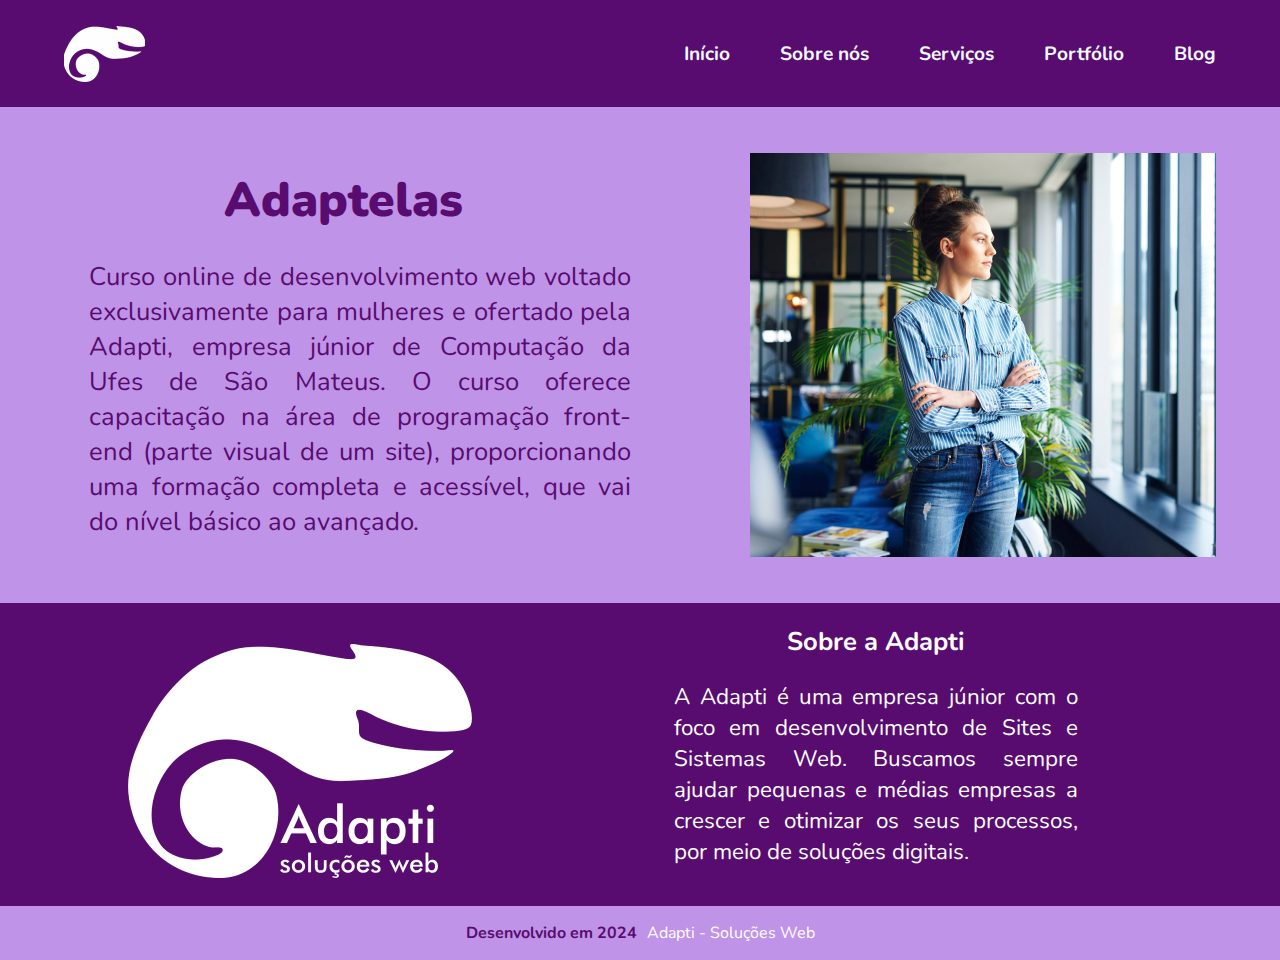
<file: aula_html/index.html>
<!DOCTYPE html>
<html lang="pt-BR">

<head>
    <title>Atividade de HTML - Alice</title>
    <meta charset="UTF-8">
    <meta name="viewport" content="width=device-width, user-scalable=yes, initial-scale=1.0, maximum-scale=10, minimum-scale=1.0">

    <link href="style.css" rel="stylesheet"/>
    <link href="https://fonts.googleapis.com/css2?family=Nunito:ital,wght@0,200..1000;1,200..1000&display=swap"
        rel="stylesheet">
</head>

<body>
    <div class="body">
        <d id="cabeçalho">
            <div class="container">
                    <img id="logo" src="logo_nav.png" alt="Logo menor da Adapti">
                <nav class="menu">
                    <div class="caixa"><a href="index.html"> Início </a></div>
                    <div class="caixa"><a href="Sobrenos.html"> Sobre nós </a></div>
                    <div class="caixa"><a href="Serviços.html"> Serviços </a></div>
                    <div class="caixa"><a href="Portfolio.html"> Portfólio </a></div>
                    <div class="caixa"><a href="Blog.html"> Blog </a></div>
                </nav>
            </div>
        </d>

        <div class="corpo">
            <div class="textocorpo">
                <h1>
                    <d>
                        Adaptelas
                    </d>
                </h1>
                <p> Curso online de desenvolvimento web voltado exclusivamente para mulheres e ofertado pela Adapti,
                    empresa
                    júnior de Computação da Ufes de São Mateus. O curso oferece capacitação na área de programação
                    front-end
                    (parte visual de um site), proporcionando uma formação completa e acessível, que vai do nível básico
                    ao
                    avançado.
                </p>
            </div>
                <img id="Girlboss" src="body.png" alt="Girlboss divando">
        </div>



        <div class="roxo">
                <img id="camaleao" src="logo_footer.png" alt="Logo da Adapti">

            <div class="fim">
                <h2>
                    Sobre a Adapti
                </h2>

                <p id="texto"> A Adapti é uma empresa júnior com o foco em desenvolvimento de Sites e Sistemas Web.
                    Buscamos sempre ajudar pequenas e médias empresas a crescer e otimizar os seus processos, por meio
                    de soluções digitais.
                </p>
            </div>
        </div>


        <p id="rodape">
            <b>Desenvolvido em 2024 </b> Adapti - Soluções Web
        </p>
    </div>
</body>

</html>
</file>
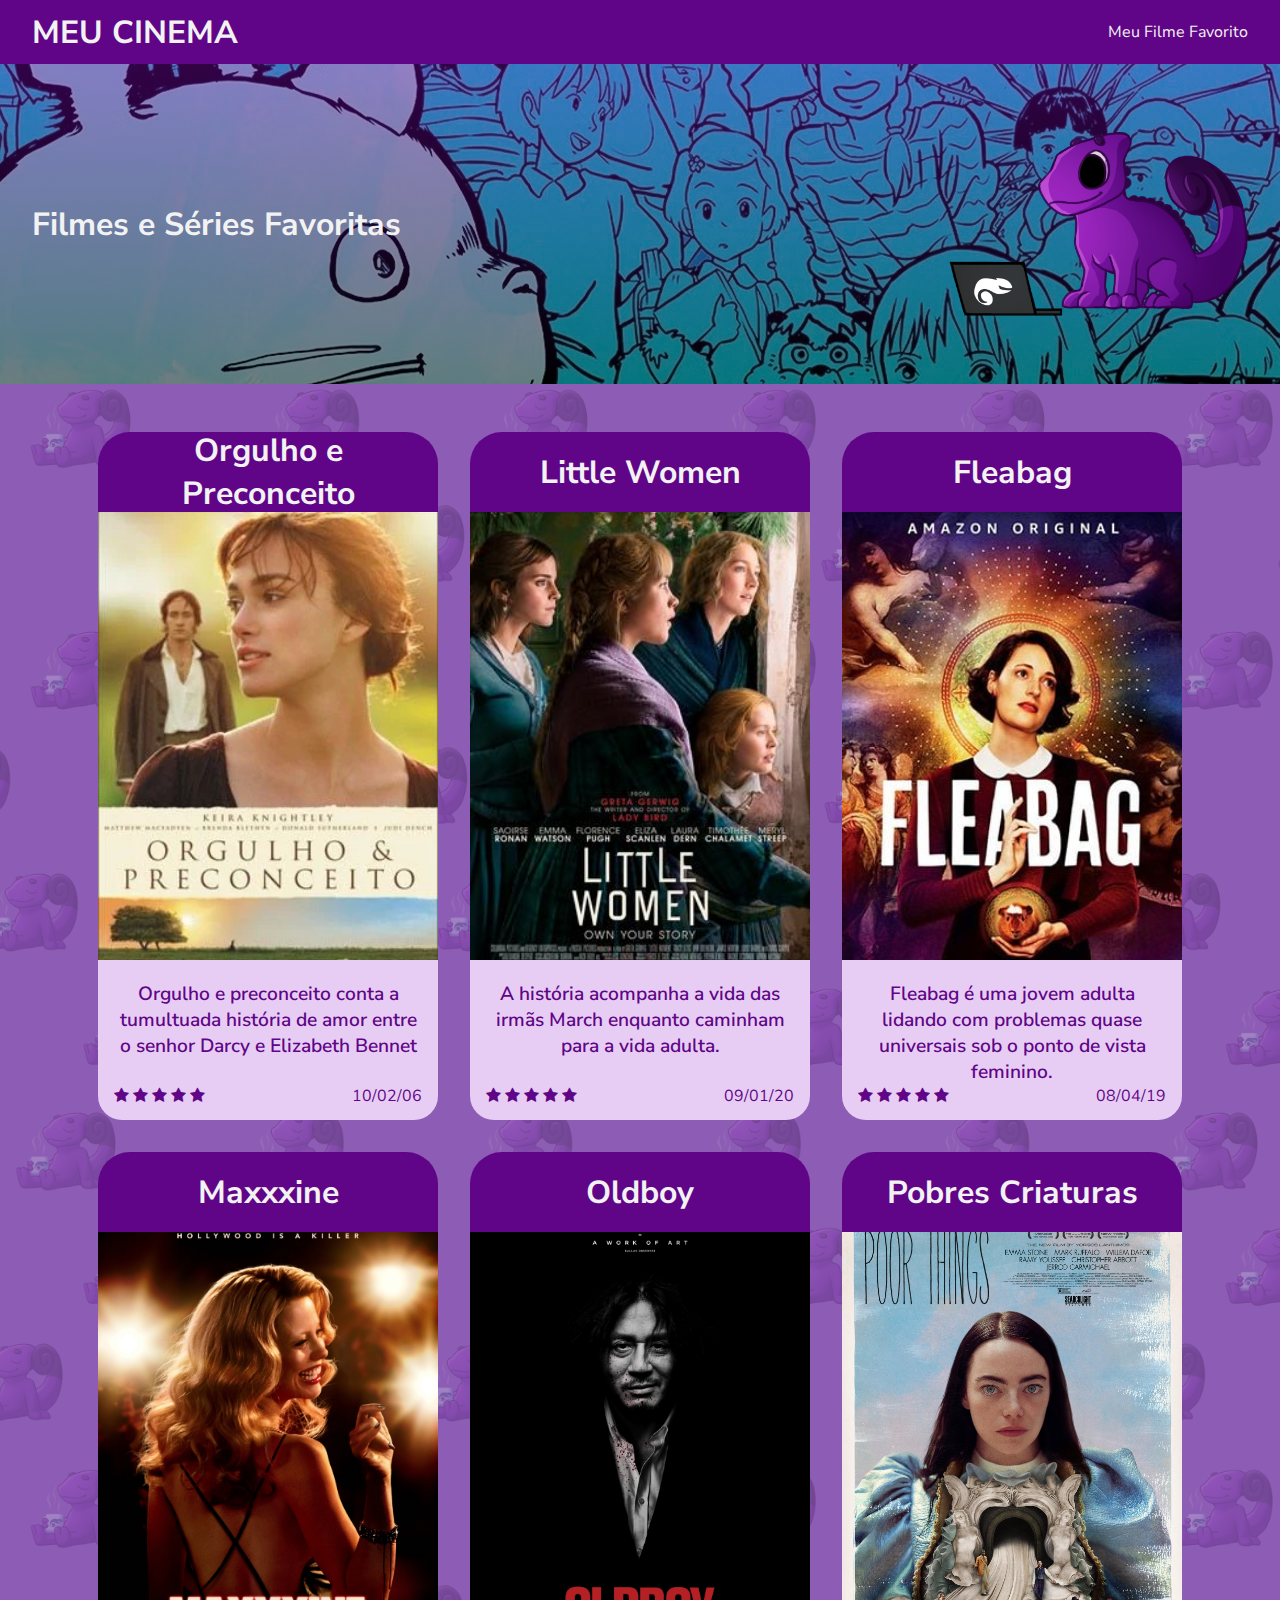
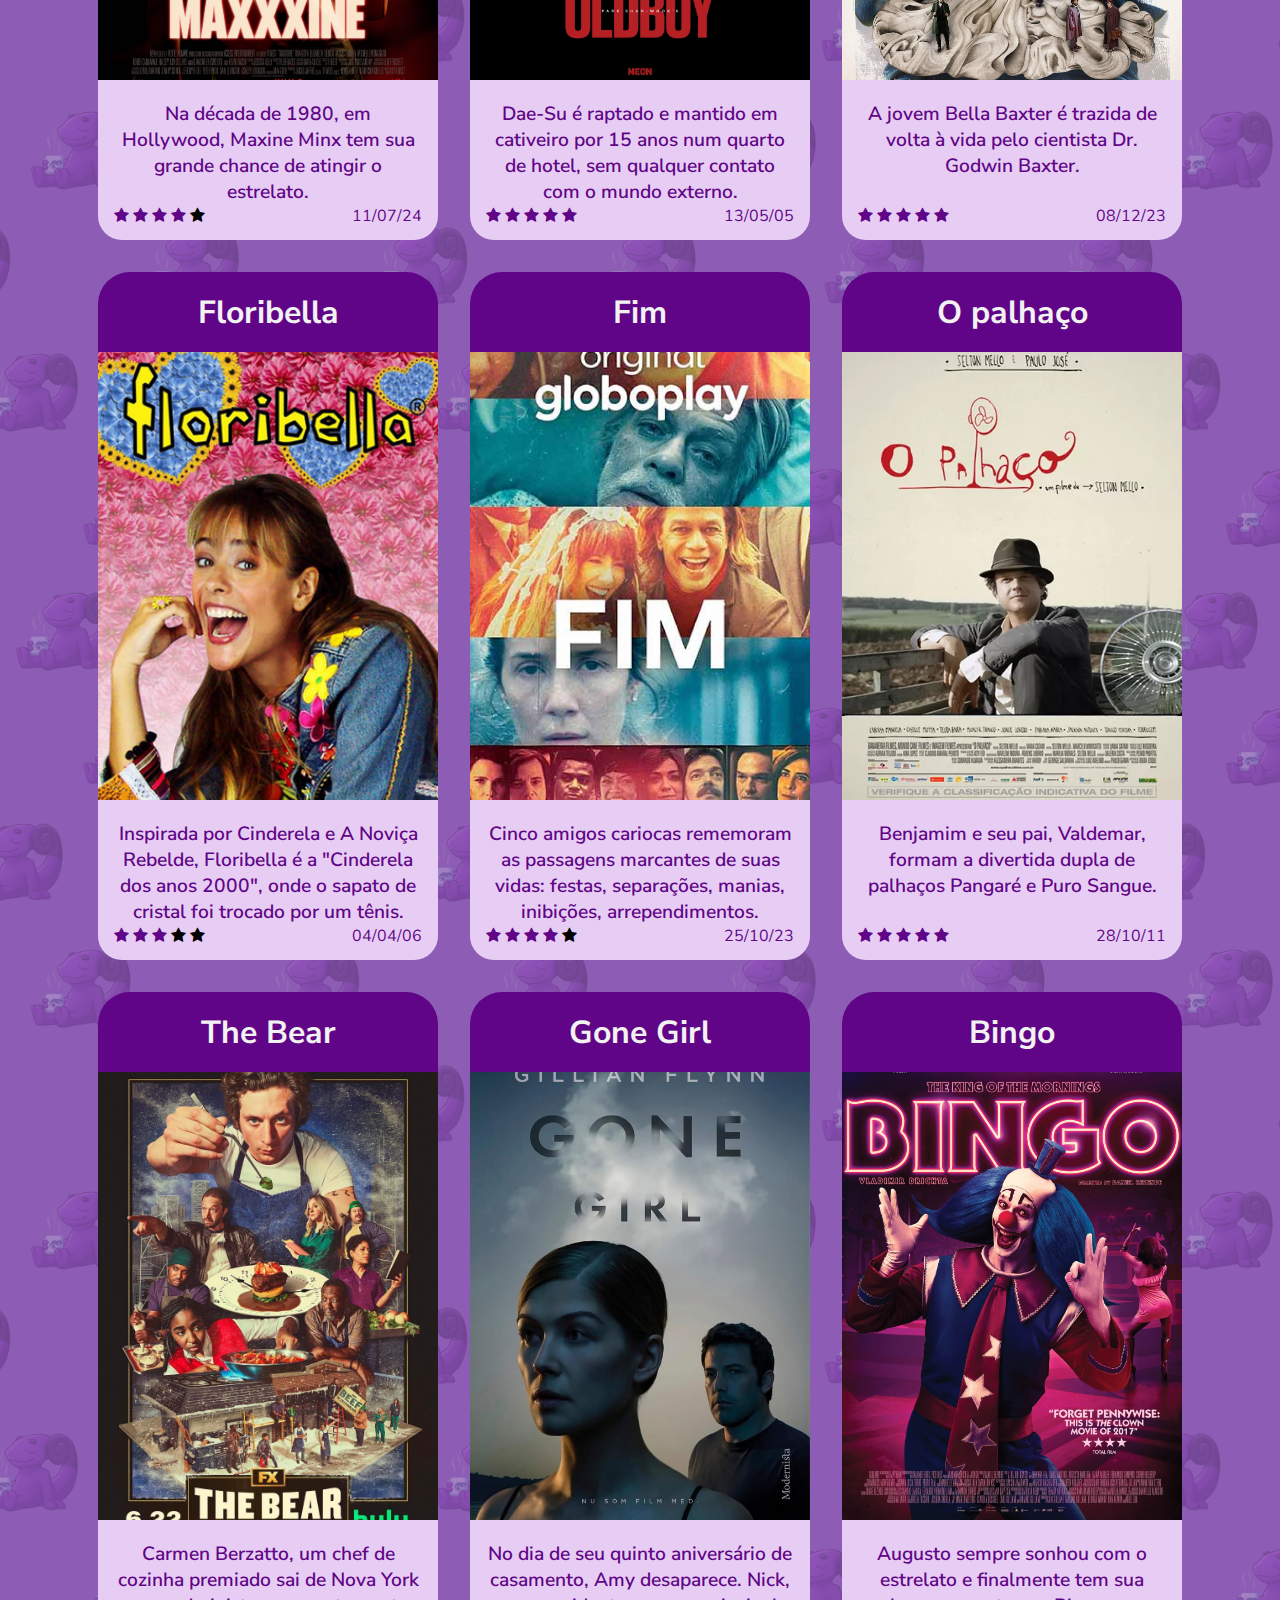
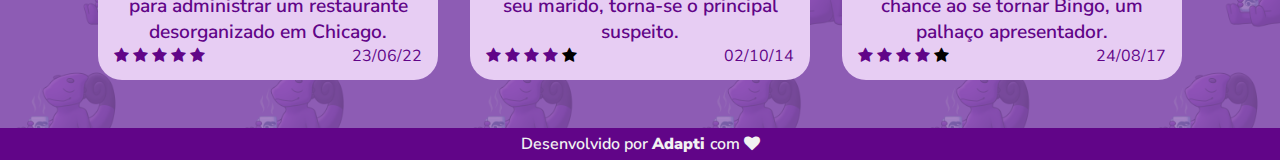
<file: Projeto_Final_Alice_Souza/index.html>
<!DOCTYPE html>
<html lang="pt-BR">

<head>
    <title> MEU CINEMA </title>
    <meta charset="UTF-8">
    <meta name="viewport" content="width=device-width, initial-scale=1.0">
    <link rel="stylesheet" href="global.css" />
    <link rel="stylesheet" href="index.css" />
    <link rel="stylesheet" href="https://cdnjs.cloudflare.com/ajax/libs/font-awesome/4.7.0/css/font-awesome.min.css">

</head>

<body>
    <header>
        <h1> MEU CINEMA </h1>
        <ul>
            <li>
                <a href="./favoritemovie.html" class="link-pagina"> Meu Filme Favorito</a>
            </li>
        </ul>
    </header>

    <div class="banner">
        <h2> Filmes e Séries Favoritas </h2>
        <img src="./imagens/cami.png" alt="Cami">
    </div>

    <main>
        <div class="div-cards">
            <div class="card">
                <div class="cabecalho">
                    <h2>Orgulho e Preconceito</h2>
                    <img src="./imagens/orgulhoepreconceito.webp" alt="filme um">
                </div>

                <div class="conteudo">
                    <p> Orgulho e preconceito conta a tumultuada história de amor entre o senhor Darcy e Elizabeth Bennet</p>
                    <div class="rodape">
                        <div class="estrelas">
                            <button class="fa fa-solid fa-star marcada"></button>
                            <button class="fa fa-solid fa-star marcada"></button>
                            <button class="fa fa-solid fa-star marcada"></button>
                            <button class="fa fa-solid fa-star marcada"></button>
                            <button class="fa fa-solid fa-star marcada"></button>
                        </div>
                        <p> 10/02/06</p>
                    </div>
                </div>

            </div>
            <div class="card">
                <div class="cabecalho">
                    <h2>Little Women</h2>
                    <img src="./imagens/littlewomen.jpeg" alt="filme dois">
                </div>

                <div class="conteudo">
                    <p>  A história acompanha a vida das irmãs March enquanto caminham para a vida adulta.</p>
                    <div class="rodape">
                        <div class="estrelas">
                            <button class="fa fa-solid fa-star marcada"></button>
                            <button class="fa fa-solid fa-star marcada"></button>
                            <button class="fa fa-solid fa-star marcada"></button>
                            <button class="fa fa-solid fa-star marcada"></button>
                            <button class="fa fa-solid fa-star marcada"></button>
                        </div>
                        <p> 09/01/20</p>
                    </div>
                </div>

            </div><div class="card">
                <div class="cabecalho">
                    <h2>Fleabag</h2>
                    <img src="./imagens/fleabag.jpg" alt="filme três">
                </div>

                <div class="conteudo">
                    <p> Fleabag é uma jovem adulta lidando com problemas quase universais sob o ponto de vista feminino.</p>
                    <div class="rodape">
                        <div class="estrelas">
                            <button class="fa fa-solid fa-star marcada"></button>
                            <button class="fa fa-solid fa-star marcada"></button>
                            <button class="fa fa-solid fa-star marcada"></button>
                            <button class="fa fa-solid fa-star marcada"></button>
                            <button class="fa fa-solid fa-star marcada"></button>
                        </div>
                        <p> 08/04/19</p>
                    </div>
                </div>

            </div><div class="card">
                <div class="cabecalho">
                    <h2>Maxxxine</h2>
                    <img src="./imagens/maxxxine.webp" alt="filme quatro">
                </div>

                <div class="conteudo">
                    <p> Na década de 1980, em Hollywood, Maxine Minx tem sua grande chance de atingir o estrelato.</p>
                    <div class="rodape">
                        <div class="estrelas">
                            <button class="fa fa-solid fa-star marcada"></button>
                            <button class="fa fa-solid fa-star marcada"></button>
                            <button class="fa fa-solid fa-star marcada"></button>
                            <button class="fa fa-solid fa-star marcada"></button>
                            <button class="fa fa-solid fa-star"></button>
                        </div>
                        <p> 11/07/24</p>
                    </div>
                </div>

            </div><div class="card">
                <div class="cabecalho">
                    <h2>Oldboy</h2>
                    <img src="./imagens/oldboy.jpg" alt="filme cinco">
                </div>

                <div class="conteudo">
                    <p> Dae-Su é raptado e mantido em cativeiro por 15 anos num quarto de hotel, sem qualquer contato com o mundo externo. </p>
                    <div class="rodape">
                        <div class="estrelas">
                            <button class="fa fa-solid fa-star marcada"></button>
                            <button class="fa fa-solid fa-star marcada"></button>
                            <button class="fa fa-solid fa-star marcada"></button>
                            <button class="fa fa-solid fa-star marcada"></button>
                            <button class="fa fa-solid fa-star marcada"></button>
                        </div>
                        <p> 13/05/05</p>
                    </div>
                </div>

            </div><div class="card">
                <div class="cabecalho">
                    <h2>Pobres Criaturas</h2>
                    <img src="./imagens/poorthings.jpg" alt="filme seis">
                </div>

                <div class="conteudo">
                    <p> A jovem Bella Baxter é trazida de volta à vida pelo cientista Dr. Godwin Baxter. </p>
                    <div class="rodape">
                        <div class="estrelas">
                            <button class="fa fa-solid fa-star marcada"></button>
                            <button class="fa fa-solid fa-star marcada"></button>
                            <button class="fa fa-solid fa-star marcada"></button>
                            <button class="fa fa-solid fa-star marcada"></button>
                            <button class="fa fa-solid fa-star marcada"></button>
                        </div>
                        <p> 08/12/23</p>
                    </div>
                </div>

            </div><div class="card">
                <div class="cabecalho">
                    <h2>Floribella</h2>
                    <img src="./imagens/floribella.webp" alt="filme sete">
                </div>

                <div class="conteudo">
                    <p> Inspirada por Cinderela e A Noviça Rebelde, Floribella é a "Cinderela dos anos 2000", onde o sapato de cristal foi trocado por um tênis.</p>
                    <div class="rodape">
                        <div class="estrelas">
                            <button class="fa fa-solid fa-star marcada"></button>
                            <button class="fa fa-solid fa-star marcada"></button>
                            <button class="fa fa-solid fa-star marcada"></button>
                            <button class="fa fa-solid fa-star"></button>
                            <button class="fa fa-solid fa-star"></button>
                        </div>
                        <p> 04/04/06</p>
                    </div>
                </div>

            </div><div class="card">
                <div class="cabecalho">
                    <h2>Fim</h2>
                    <img src="./imagens/fim.png" alt="filme oito">
                </div>

                <div class="conteudo">
                    <p> Cinco amigos cariocas rememoram as passagens marcantes de suas vidas: festas, separações, manias, inibições, arrependimentos.</p>
                    <div class="rodape">
                        <div class="estrelas">
                            <button class="fa fa-solid fa-star marcada"></button>
                            <button class="fa fa-solid fa-star marcada"></button>
                            <button class="fa fa-solid fa-star marcada"></button>
                            <button class="fa fa-solid fa-star marcada"></button>
                            <button class="fa fa-solid fa-star"></button>
                        </div>
                        <p> 25/10/23</p>
                    </div>
                </div>

            </div><div class="card">
                <div class="cabecalho">
                    <h2>O palhaço</h2>
                    <img src="./imagens/palhaço.webp" alt="filme nove">
                </div>

                <div class="conteudo">
                    <p> Benjamim e seu pai, Valdemar, formam a divertida dupla de palhaços Pangaré e Puro Sangue.</p>
                    <div class="rodape">
                        <div class="estrelas">
                            <button class="fa fa-solid fa-star marcada"></button>
                            <button class="fa fa-solid fa-star marcada"></button>
                            <button class="fa fa-solid fa-star marcada"></button>
                            <button class="fa fa-solid fa-star marcada"></button>
                            <button class="fa fa-solid fa-star marcada"></button>
                        </div>
                        <p> 28/10/11</p>
                    </div>
                </div>

            </div><div class="card">
                <div class="cabecalho">
                    <h2>The Bear</h2>
                    <img src="./imagens/thebear.jpg" alt="filme dez">
                </div>

                <div class="conteudo">
                    <p> Carmen Berzatto, um chef de cozinha premiado sai de Nova York para administrar um restaurante desorganizado em Chicago. </p>
                    <div class="rodape">
                        <div class="estrelas">
                            <button class="fa fa-solid fa-star marcada"></button>
                            <button class="fa fa-solid fa-star marcada"></button>
                            <button class="fa fa-solid fa-star marcada"></button>
                            <button class="fa fa-solid fa-star marcada"></button>
                            <button class="fa fa-solid fa-star marcada"></button>
                        </div>
                        <p> 23/06/22</p>
                    </div>
                </div>

            </div><div class="card">
                <div class="cabecalho">
                    <h2>Gone Girl</h2>
                    <img src="./imagens/gonegirl.jpg" alt="filme onze">
                </div>

                <div class="conteudo">
                    <p> No dia de seu quinto aniversário de casamento, Amy desaparece. Nick, seu marido, torna-se o principal suspeito. </p>
                    <div class="rodape">
                        <div class="estrelas">
                            <button class="fa fa-solid fa-star marcada"></button>
                            <button class="fa fa-solid fa-star marcada"></button>
                            <button class="fa fa-solid fa-star marcada"></button>
                            <button class="fa fa-solid fa-star marcada"></button>
                            <button class="fa fa-solid fa-star"></button>
                        </div>
                        <p> 02/10/14</p>
                    </div>
                </div>

            </div><div class="card">
                <div class="cabecalho">
                    <h2>Bingo</h2>
                    <img src="./imagens/bingo.jpg" alt="filme doze">
                </div>

                <div class="conteudo">
                    <p> Augusto sempre sonhou com o estrelato e finalmente tem sua chance ao se tornar Bingo, um palhaço apresentador.</p>
                    <div class="rodape">
                        <div class="estrelas">
                            <button class="fa fa-solid fa-star marcada"></button>
                            <button class="fa fa-solid fa-star marcada"></button>
                            <button class="fa fa-solid fa-star marcada"></button>
                            <button class="fa fa-solid fa-star marcada"></button>
                            <button class="fa fa-solid fa-star"></button>
                        </div>
                        <p> 24/08/17</p>
                    </div>
                </div>

            </div>
            

        </div>

    </main>

    <footer>
        <p> Desenvolvido por <b>Adapti </b> com <i class="fa fa-solid fa-heart"></i></p>
    </footer>

</body>

</html>
</file>
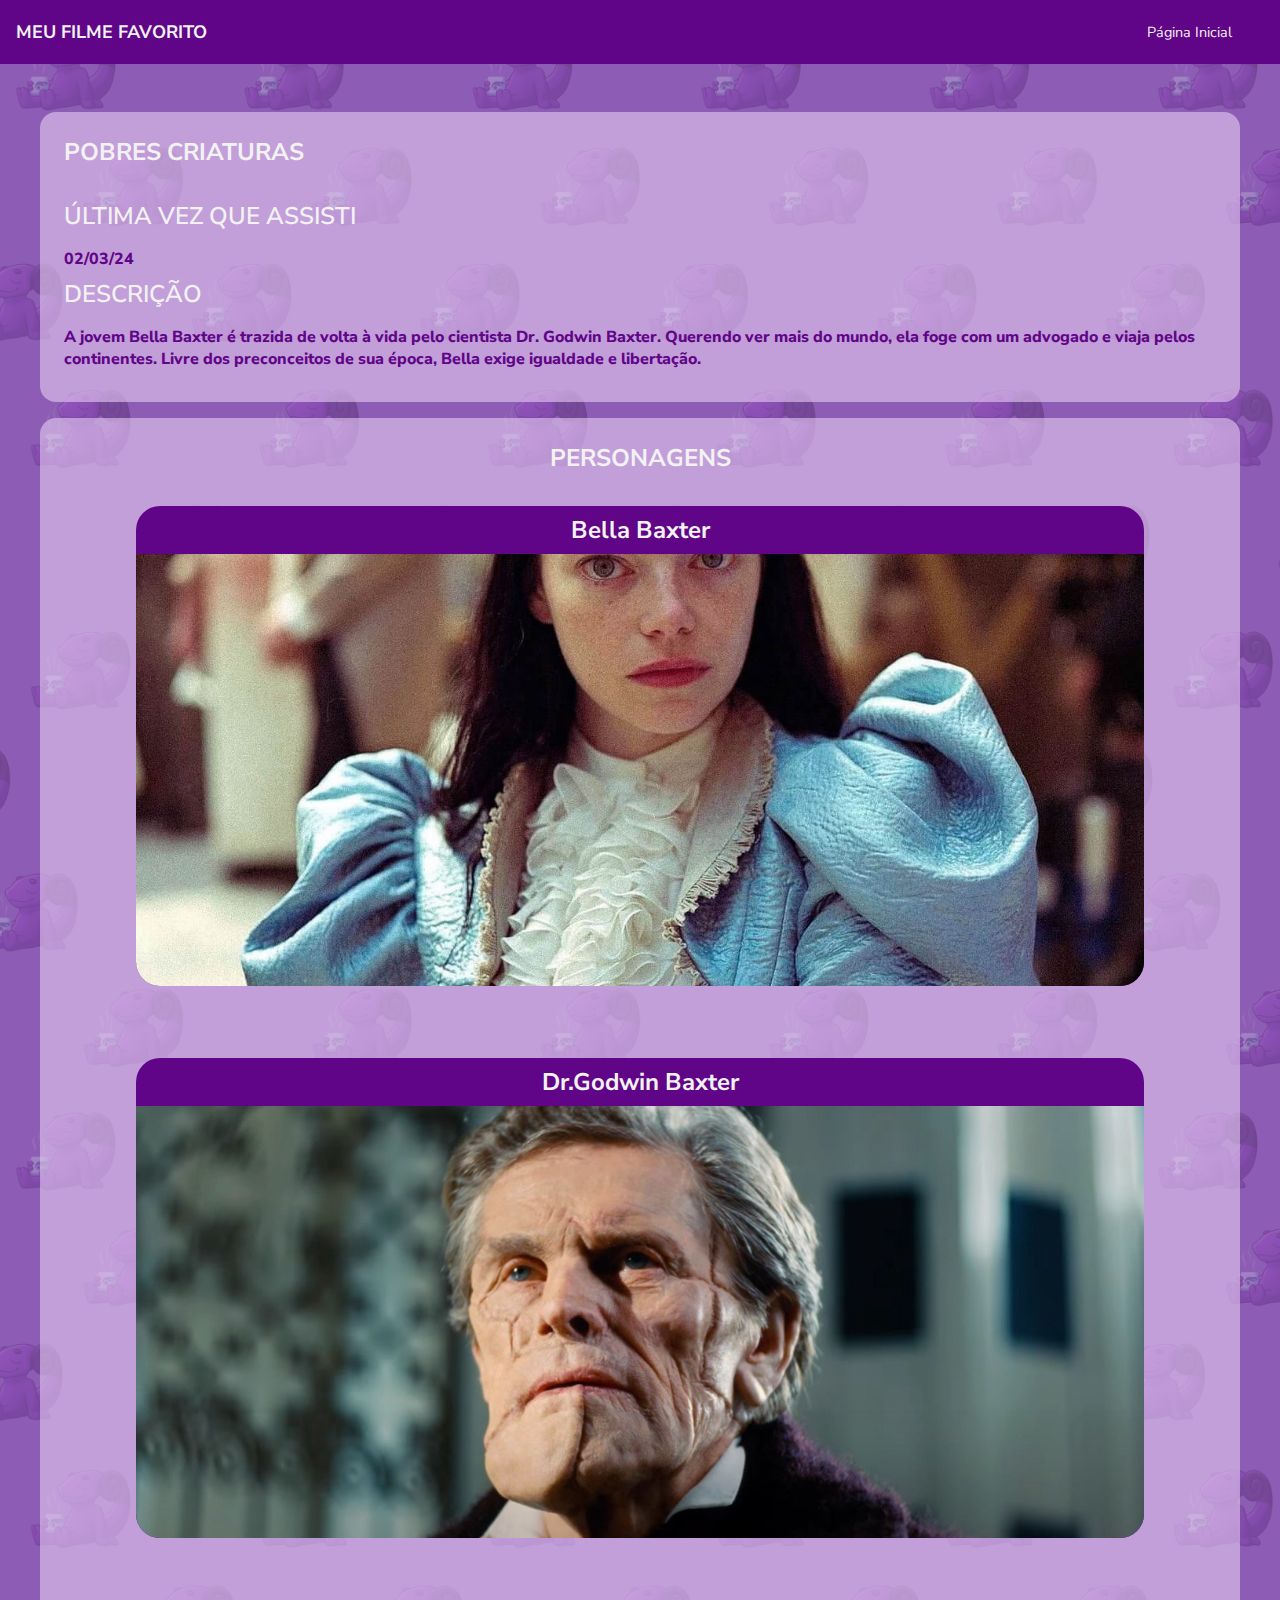
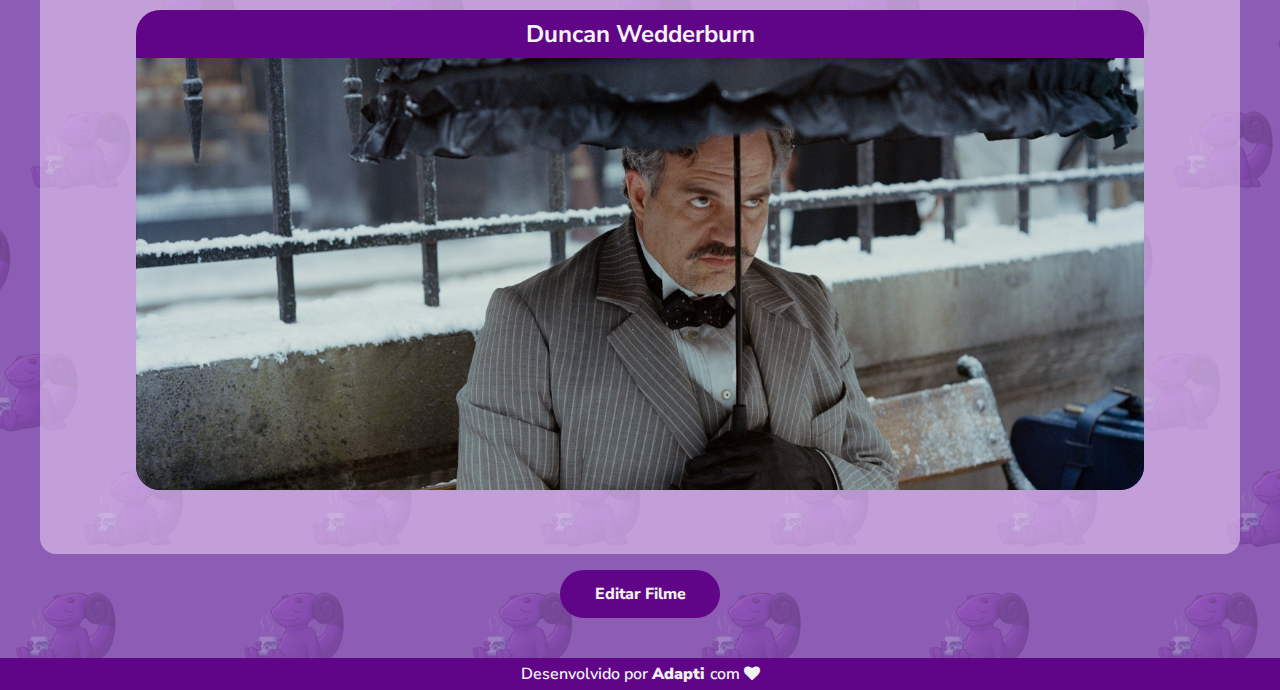
<file: Projeto_Final_Alice_Souza/favoriteMovie.html>
<!DOCTYPE html>
<html lang="pt-BR">

<head>
    <title> MEU CINEMA </title>
    <meta charset="UTF-8">
    <meta name="viewport" content="width=device-width, initial-scale=1.0">
    <link rel="stylesheet" href="global.css" />
    <link rel="stylesheet" href="./favoriteMovie.css" />
    <link rel="stylesheet" href="https://cdnjs.cloudflare.com/ajax/libs/font-awesome/4.7.0/css/font-awesome.min.css">
    <script src="./script.js"></script>
</head>


<body>
    <header>
        <h1> MEU FILME FAVORITO </h1>
        <ul>
            <li>
                <a href="./index.html" class="link-pagina"> Página Inicial</a>
            </li>
        </ul>
    </header>
    <main>
        <div class="div-informacoes">
            <h2 id="nome">POBRES CRIATURAS</h2>
            <div>
                <h2> ÚLTIMA VEZ QUE ASSISTI</h2>
                <p id="data">02/03/24</p>
            </div>
            <div>
                <h2>DESCRIÇÃO</h2>
                <p id="descricao"> A jovem Bella Baxter é trazida de volta à vida pelo cientista Dr. Godwin Baxter.
                    Querendo ver mais do mundo, ela foge com um advogado e viaja pelos continentes. Livre dos
                    preconceitos de sua época, Bella exige igualdade e libertação.</p>
            </div>
        </div>
        <div class="div-personagens">
            <h2>PERSONAGENS</h2>
            <div class="cards">
                <div>
                    <h2 id="personagem-um"> Bella Baxter</h2>
                    <img src="./imagens/personagem-1.jpg" alt="personagem 1">
                </div>
                <div>
                    <h2 id="personagem-dois"> Dr.Godwin Baxter</h2>
                    <img src="./imagens/personagem-2.jpg" alt="personagem 2">
                </div>
                <div>
                    <h2 id="personagem-dois"> Duncan Wedderburn</h2>
                    <img src="./imagens/personagem-3.jpg" alt="personagem 3">
                </div>
            </div>

        </div>
        <button id="abrir-modal"> Editar Filme</button>
    </main>
    <div class="escondida div-modal" id="modal">
        <div>
            <h2>Adicionar Filme ou Série</h2>
            <form action="" id="novo filme">
                <label for="novo-nome">Nome</label>
                <input type="text" placeholder="Nome do Filme" id="novo-nome">

                <label for="nova-data">Data</label>
                <input type="date" placeholder="Data em que assistiu" id="nova-data">

                <label for="nova-descricao">Descrição</label>
                <input type="text" placeholder="Descrição do Filme" id="nova-descricao">

                <label for="novo-p1">Nome do Personagem 1</label>
                <input type="text" placeholder="Nome do personagem um" id="novo-p1">

                <label for="nova-imagem-p1">Imagem do Personagem 1</label>
                <input type="file" placeholder="Imagem do personagem um" id="nova-imagem-p1" class="input-arquivo">

                <label for="novo-p2">Nome do Personagem 2</label>
                <input type="text" placeholder="Nome do personagem dois" id="novo-p2">

                <label for="nova-imagem-p2">Imagem do Personagem 2</label>
                <input type="file" placeholder="Imagem do personagem dois" id="nova-imagem-p2" class="input-arquivo">

                <label for="novo-p3">Nome do Personagem 3</label>
                <input type="text" placeholder="Nome do personagem tres" id="novo-p3">

                <label for="nova-imagem-p3">Imagem do Personagem 3</label>
                <input type="file" placeholder="Imagem do personagem tres" id="nova-imagem-p3" class="input-arquivo">
                <button id="novo-filme">Salvar</button>
            </form>
        </div>
    </div>
    <footer>
        <p> Desenvolvido por <b>Adapti </b> com <i class="fa fa-solid fa-heart"></i></p>
    </footer>

</body>

</html>
</file>
<file: aula_html/style.css>
* {
    font-family: "Nunito", sans-serif;
    font-optical-sizing: auto;
    font-style: normal;
    }

#logo{
    margin: 2%;
    margin-left: 5%;
}

body {
    background-color: rgb(191, 147, 232);
    margin: 0%;
    width: 100%;
}

.body {
    width: 100%;
    display: flex;
    flex-direction: column;
    align-items: center;
}

h1 {
    text-align: center;
    color: rgb(89, 12, 111)
}

h1 d{
    font-size: 150%;
    font-weight: bolder;
}

.corpo p {
    text-align: justify;
    color: rgb(89, 12, 111);
    padding-left: 3%;
    padding-right: 3%;
}

#camaleao {
    padding-top: 3%;
    padding-left: 10%;
    padding-bottom: 2%;
    width: 30%;
}

.fim h2{
    text-align: center;
    font-size: 160%;
}

.fim {
    background-color: rgb(89, 12, 111);
    margin: 0%;
    color: white;
    width: 100%;
}

#texto {
    text-align: justify;
    color: white;
    padding-bottom: 2%;
    font-size: 140%;
    width: 50%;
    margin-left: 25%;
}

.roxo {
    background-color: rgb(89, 12, 111);
    width: 100%;
    margin: 0%;
    display: flex;
    align-items: center;
}

#rodape {
    color: white;
    text-align: center;
    align-items: center;
    display: flex;
}


.menu {
    color: white;
    display: flex;
    flex-wrap: wrap;
    font-size: 120%;
    justify-content: space-between;
    margin-right: 5%;
    }

.container {
    align-items: center;
    max-width: 100vw;
    justify-content: space-between;
    display: flex;
    }

#cabeçalho{
    width: 100%;
    background-color: rgb(89, 12, 111);
    align-items: center;
}

.caixa {
    margin-left: 50px;
    color: white;
}

a {
    text-decoration: none;
    color: aliceblue;
    font-weight: bold;
}

a:hover {
    color: rgb(191, 147, 232);
}

.corpo{
    display: flex;
    width: 100%;
    align-items: center;
    margin-top: 3%;
    margin-bottom: 3%;
    justify-content: space-between;
}

.textocorpo p{
font-size: 160%;
margin-right: 5%;
margin-left: 10%;
}

#Girlboss{
margin-right: 10%;
margin-left: 5%;
}

p b{
    color: rgb(89, 12, 111);
    font-weight: bolder;
    margin-right: 10px;
}

#Girlboss {width: 50%;
margin-right: auto;
padding-right: 5%;}


@media (min-width:300px) and (max-width: 820px) {
    body {
        justify-content: center;
        align-items: center;
        display: flex;
        flex-direction: column;
    }
    .corpo {
        justify-content: center;
        align-items: center;
        display: flex;
        flex-direction: column;
    }
    .roxo {
        justify-content: center;
        align-items: center;
        display: flex;
        flex-direction: column-reverse;
    }

    #camaleao{
        width: 30%;
        padding-right: 10%;
        margin-bottom: 3%;
    }

    #Girlboss {
        width: 80%;
        max-width: 100vw;
        margin: 8%;
        padding: 0%;
    }
    .textocorpo p{
        font-size: 100%;
        margin-right: 10%;
        margin-left: 10%;
        }

        h1 d{
            font-size: 100%;
        }
        .fim h2{
            font-size: 120%;
        }
        #texto{
            font-size: 100%;
        }

        .textocorpo{font-size: 100%;
        font-weight: bold;}

        #rodape{
        display: flex;
        flex-direction: column;
        justify-content: center;
        align-items: center;
        }

        p b{
            margin-left: 10px;
        }

        .container{
            display: flex;
            flex-direction: column;
        }

        .caixa{
            margin-left: 0%;
        }

        .menu{
            gap: 3%;
            width: 80%;
            margin-right: 0%;
            margin-bottom: 4%;
            font-size: 85%;
        }
        #logo{
            width: 13%;
            margin:5%;
        }
}
</file>
<file: Projeto_Final_Alice_Souza/global.css>
@import url('https://fonts.googleapis.com/css2?family=Nunito+Sans:ital,opsz,wght@0,6..12,200..1000;1,6..12,200..1000&display=swap');
 *{
    margin: 0;
    padding: 0;
    font-family: "Nunito sans", sans-serif ;
 }

 :root {
    --roxo: rgb(97, 5, 136);
    --transparente-escuro: #61058898;
    --claro-roxo: #E7CDF3;
    --transparente-roxo: #E7CDF398;
    --branco: #F2F2F2;
 }
/*body*/

body {
  background-image: url(./imagens/fundoMeuCinema.png);
 }

/*header*/
header {
    background-color:var(--roxo);
    color: var(--branco);
    display: flex;
    justify-content: space-between;
    align-items: center;
    height: 4rem;
   }
header > h1 {
    margin-left: 2rem;
}

header > ul > li {
    margin-right: 2rem;
    list-style: none;
}

.link-pagina {
   color: var(--branco);
   text-decoration: none;
   }

/*footer*/

footer {
    background-color: var(--roxo);
    color: var(--branco);
    height: 2rem;
    display: flex;
    justify-content: center;
    align-items: center;
    font-weight: 600;
   }

   /* Responsividade */

@media screen and (max-width: 425px){
   header > h1{
       font-size: large;
       margin-left: 1rem;
   }
   .link-pagina{
       font-size: 0.9rem;
       margin-right: 1rem;
   }
}
</file>
<file: Projeto_Final_Alice_Souza/index.css>
/*main*/
main{
    margin-bottom: 3rem;
}
/*banner*/
.banner{
    color: var(--branco);
    display: flex;
    justify-content: space-between;
    align-items: center;
    height: 20rem;
    background-image: linear-gradient(rgba(97, 5, 136, 0.5), rgba(0,0,0,0.5)), url("./imagens/filmefav.jpg");
    background-size: cover;
    background-position: center;
    margin-bottom: 3rem;

    }

.banner > img {
    width: 300px;
    margin-right: 2rem;
    }

.banner > h2 {
    margin-left: 2rem;
    font-size: 2rem;
    }
/*div-cards*/

.div-cards {
    margin: 0 1rem 0 1rem;
    display: flex;
    flex-wrap: wrap;
    gap: 2rem;
    justify-content: center;
    align-items: center;
}
/*card*/

 .card{
    width: 21.25rem;
       
    }

.cabecalho{
    background-color: var(--roxo);
    color: var(--branco);
    border-radius: 2rem 2rem 0 0;
    text-align: center;
    display: flex;
    flex-direction: column;
    justify-content: center;
    align-items: center;
}

.cabecalho > img {
    width: 100%;
    height:100%;
    object-fit: cover;
    max-height: 28rem;
}

.cabecalho > h2 {
    font-size: 2rem;
    margin: 0 0.5rem 0 0.5rem;
    height: 5rem;
    display: flex;
    justify-content: center;
    align-items: center;
}

.conteudo {
    background-color: var(--claro-roxo);
    color: var(--roxo);
    border-radius: 0 0 1.5rem 1.5rem;
    width: 100%;
    height: 100%;
    display: flex;
    flex-direction: column;
    justify-content: center;
}

.conteudo > p {
    text-align: center;
    font-weight: 600;
    font-size: 1.2rem;
    margin-top: 1rem;
    margin-bottom: 1rem;
    max-height: 3rem;
    min-height: 3rem;
}

.rodape {
    display: flex;
    justify-content: space-between;
    padding: 0.5rem 1rem 0.5rem 1rem;
}

.estrelas > button {
    background-color: transparent;
    border: none;
}

.marcada {
    color: var(--roxo);
}

div.conteudo {
    height: 10rem;
    gap: 2rem;
}

div.conteudo > p {
    margin: 1rem;
}
/*responsividade*/

@media screen and (max-width: 425px){
    .banner > img{
        width: 200px;
        margin-right: 1rem;
    }
    .banner > h2{
        font-size: 1.5rem;
        margin-left: 1rem;
    }
  }
</file>
<file: Projeto_Final_Alice_Souza/favoriteMovie.css>
main {
    display: flex;
    justify-content: center;
    align-items: center;
    flex-direction: column;
    margin-bottom: 2.5rem;
}

/*informações*/

.div-informacoes {
    background-color: var(--transparente-roxo);
    width: 60rem;
    border-radius: 1rem;
    margin-top: 3rem;
    margin-bottom: 1rem;
    padding: 1.5rem;
}

.div-informacoes>h2 {
    color: var(--branco);
    margin-bottom: 2rem;
}

.div-informacoes>div>h2 {
    color: var(--branco);
    margin-bottom: 1rem;
    font-weight: 600;
}

.div-informacoes>div>p {
    color: var(--roxo);
    font-weight: 800;
    margin-bottom: 0.5rem;
}

/*personagens*/

.div-personagens {
    background-color: var(--transparente-roxo);
    font-weight: 60rem;
    border-radius: 1rem;
    margin-bottom: 1rem;
    padding: 1.5rem;
    text-align: center;
    color: var(--branco)
}

.div-personagens>h2 {
    margin-bottom: 2rem;
}

.div-personagens>h2 {
    margin-bottom: 2rem;
}

.cards {
    display: flex;
    justify-content: center;
    align-items: center;
    margin: 0 1rem 0 1rem;
    gap: 2rem;
}

.cards>div {
    background-color: var(--roxo);
    border-radius: 1.5rem;
    margin-right: 1rem;
    margin-left: 1rem;
    width: 25rem;
    height: 30rem;
}

.cards>div>h2 {
    height: 3rem;
    display: flex;
    justify-content: center;
    align-items: center;
}

.cards>div>img {
    width: 100%;
    object-fit: cover;
    height: 27rem;
    border-radius: 0 0 1.5rem 1.5rem;
}

/*Botão*/
#abrir-modal {
    border: none;
    background-color: var(--roxo);
    width: 10rem;
    height: 3rem;
    border-radius: 2rem;
    font-weight: 800;
    font-size: 1rem;
    cursor: pointer;
    color: var(--branco);
}


/*Modal*/

.div-modal {
    display: block;
    position: absolute;
    z-index: 1;
    left: 0;
    top: 0;
    width: 100%;
    height: 100%;
    color: var(--branco);
    height: 60rem;
}

.div-modal>div {
    background-color: var(--transparente-escuro);
    margin: 5rem auto;
    width: 40rem;
    border-radius: 2rem;
    display: flex;
    justify-content: center;
    align-items: center;
    flex-direction: column;
}

.div-modal>div>h2 {
    margin-top: 2rem;
}

form {
    display: flex;
    flex-direction: column;
    justify-content: center;
    align-items: center;
    gap: 1rem;
    padding: 1rem;
}

input {
    width: 19rem;
    border: none;
    color: var(--roxo);
    padding-left: 0.5rem;
    text-align: center;
    border-radius: 2rem;
    font-weight: 700;
    height: 1.5rem;
}

input ::placeholder {
    border: none;
    color: var(--roxo);
    font-weight: 700;
    text-align: center;
}

.input-arquivo {
    color: var(--branco);
    padding-left: 0;
    border-radius: 0;
    padding-left: 0;

}

form>button {
    border: none;
    color: var(--roxo);
    font-weight: 700;
    width: 15rem;
    border-radius: 2rem;
    margin-bottom: 1.5rem;
    height: 1.5rem;
}

.escondida {
    display: none;
}


/* Estilos adicionais para dispositivos menores */
@media (max-width: 768px) {
    header > h1{
        font-size: large;
        margin-left: 1rem;
    }
    .link-pagina{
        font-size: 0.9rem;
        margin-right: 1rem;
    }
    .div-informacoes, .div-personagens {
        width: 90%;
    }

    .cards {
        flex-direction: column;
        align-items: center;
       
    }
    
    .cards>div {
        margin-bottom: 40px;
        width: 90%;
    }

    #abrir-modal {
        width: 100%;
        max-width: 12rem;
    }
}

@media (max-width: 1450px) {
    header > h1{
        font-size: large;
        margin-left: 1rem;
    }
    .link-pagina{
        font-size: 0.9rem;
        margin-right: 1rem;
    }
    .div-informacoes, .div-personagens {
        width: 90%;
    }

    .cards {
        flex-direction: column;
        align-items: center;
       
    }
    
    .cards>div {
        margin-bottom: 40px;
        width: 90%;
    }

}
</file>
